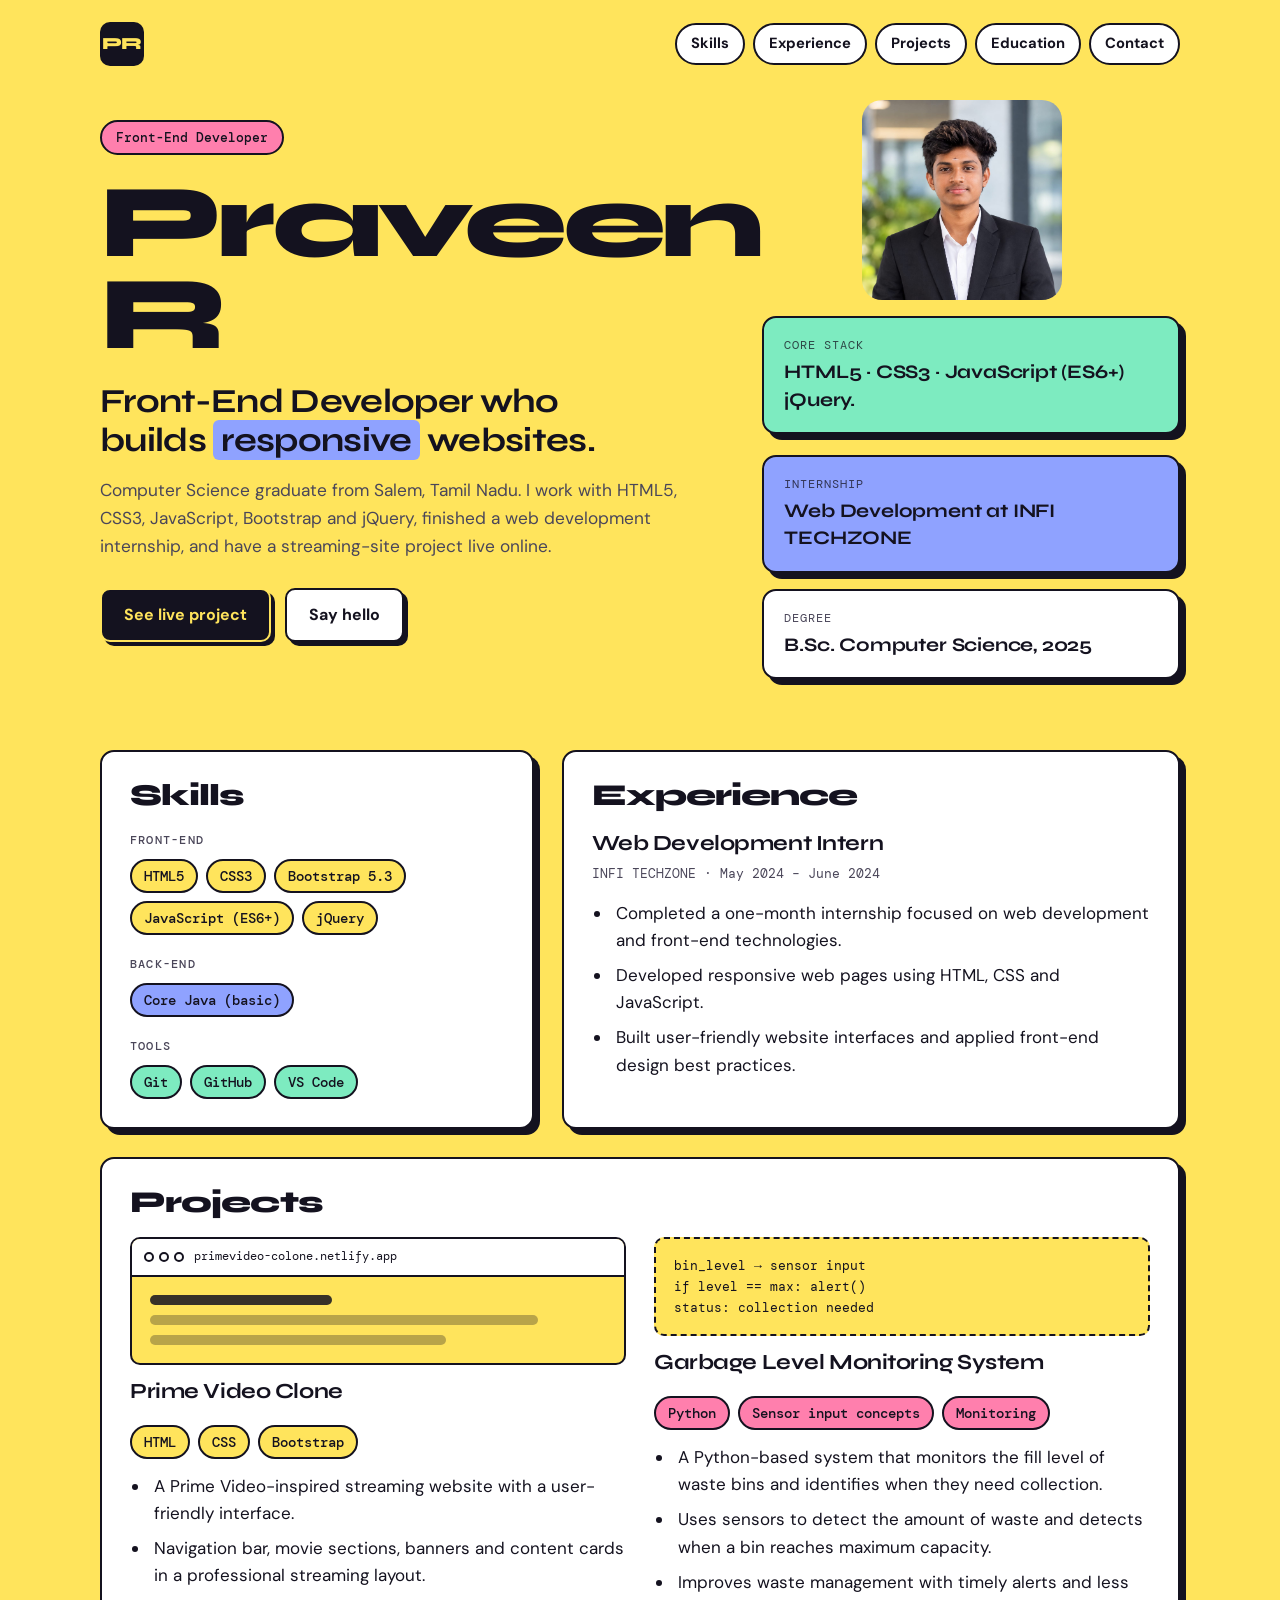
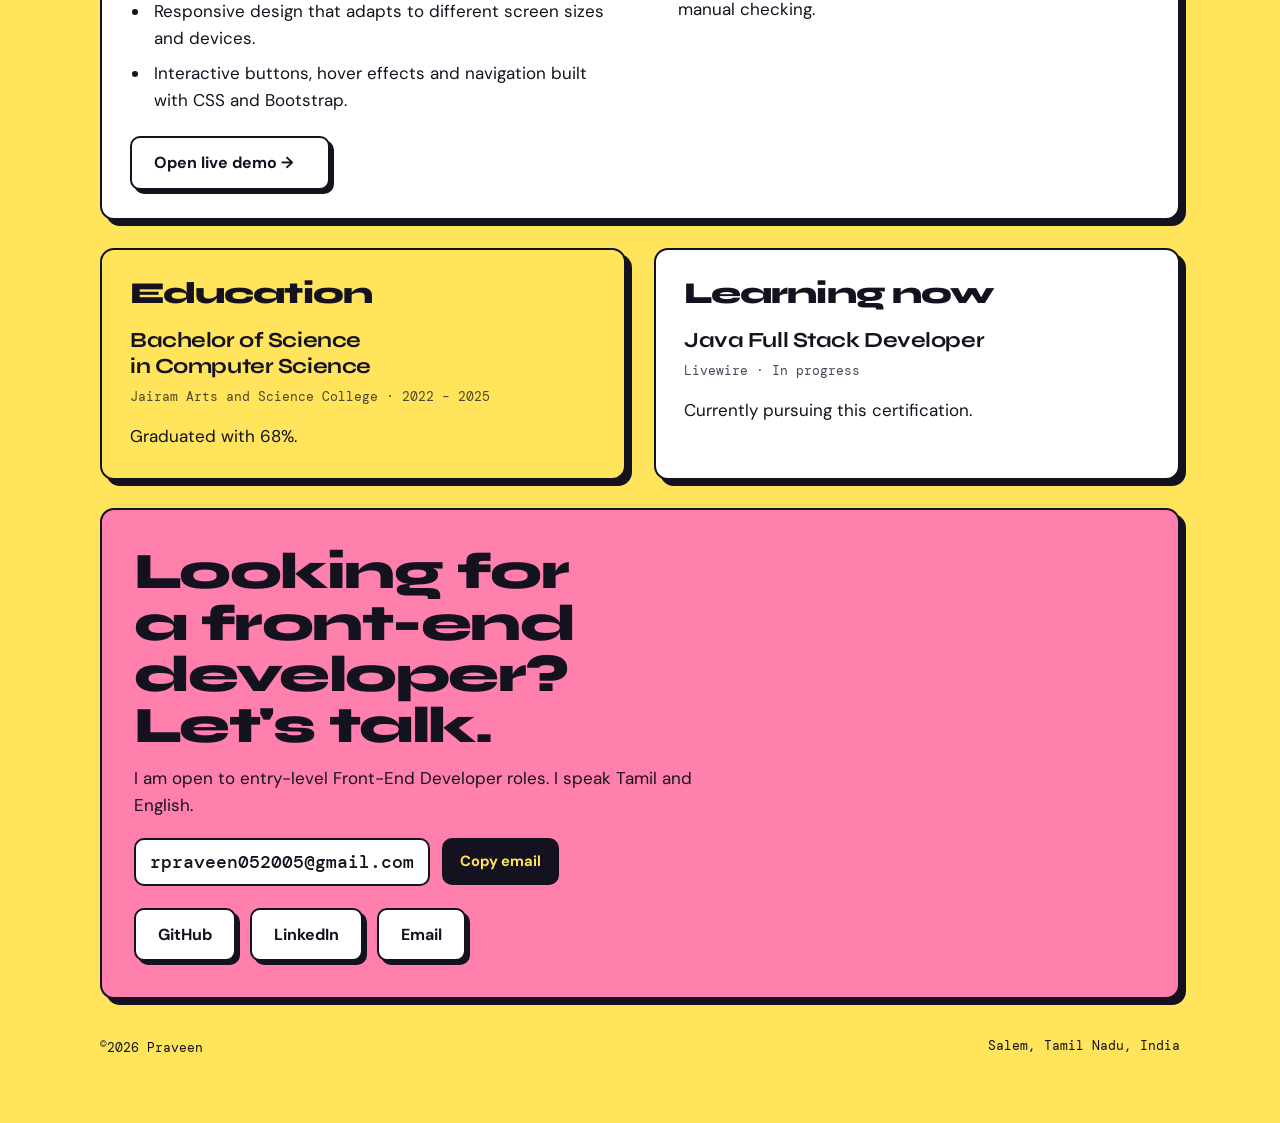
<file: index.html>
<!DOCTYPE html>
<html lang="en">
<head>
    <meta charset="UTF-8">
    <meta name="viewport" content="width=device-width, initial-scale=1.0">
<title>Praveen R Portfolio Bold</title>
<meta name="claude:viewport-fit-sides" content="cover">
<link rel="stylesheet" href="https://fonts.googleapis.com/css2?family=Syne:wght@600;700;800&family=DM+Sans:wght@400;500;700&family=DM+Mono:wght@400;500&display=swap">
</head>

<link rel="stylesheet" href="index.css">
    
<body>
<header class="top">
  <div class="wrap">
    <a class="logo" href="#top" aria-label="Praveen R, top of page">PR</a>
    <nav aria-label="Sections">
      <a href="#skills">Skills</a>
      <a href="#experience">Experience</a>
      <a href="#projects">Projects</a>
      <a href="#education">Education</a>
      <a href="#contact">Contact</a>
    </nav>
  </div>
</header>

<main class="wrap" id="top">
  <div class="hero">
    <div>
      <span class="sticker">Front-End Developer</span>
      <h1>Praveen R</h1>
      <p class="role">Front-End Developer who builds <mark>responsive</mark> websites.</p>
      <p class="lede">Computer Science graduate from Salem, Tamil Nadu. I work with HTML5, CSS3, JavaScript, Bootstrap and jQuery, finished a web development internship, and have a streaming-site project live online.</p>
      <div class="actions">
        <a class="btn fill" href="https://primevideo-colone.netlify.app/" target="_blank" rel="noopener">See live project</a>
        <a class="btn" href="#contact">Say hello</a>
      </div>
    </div>
    <div class="tiles">
        <img src="image/portfoilo-IMG.jpeg" alt="#" width="200px" height="200px">
      <div class="box tile c1"><small>Core stack</small><strong>HTML5 &middot; CSS3 &middot; JavaScript (ES6+) jQuery.</strong></div>
      <div class="box tile c2"><small>Internship</small><strong>Web Development at INFI TECHZONE</strong></div>
      <div class="box tile c3"><small>Degree</small><strong>B.Sc. Computer Science, 2025</strong></div>
    </div>
  </div>

  <div class="grid">
    <section class="box card s-skills" id="skills">
      <h2>Skills</h2>
      <div class="group"><h4>Front-End</h4><div class="chips"><span class="chip">HTML5</span><span class="chip">CSS3</span><span class="chip">Bootstrap 5.3</span><span class="chip">JavaScript (ES6+)</span><span class="chip">jQuery</span></div></div>
      <div class="group"><h4>Back-End</h4><div class="chips"><span class="chip b">Core Java (basic)</span></div></div>
      <div class="group"><h4>Tools</h4><div class="chips"><span class="chip g">Git</span><span class="chip g">GitHub</span><span class="chip g">VS Code</span></div></div>
    </section>

    <section class="box card s-exp" id="experience">
      <h2>Experience</h2>
      <h3>Web Development Intern</h3>
      <p class="meta">INFI TECHZONE &middot; May 2024 &ndash; June 2024</p>
      <ul class="points">
        <li>Completed a one-month internship focused on web development and front-end technologies.</li>
        <li>Developed responsive web pages using HTML, CSS and JavaScript.</li>
        <li>Built user-friendly website interfaces and applied front-end design best practices.</li>
      </ul>
    </section>

    <section class="box card s-proj" id="projects">
      <h2>Projects</h2>
      <div class="projects">
        <article class="project">
          <div class="browser" aria-hidden="true">
            <div class="bar"><span class="dots"><i></i><i></i><i></i></span><span class="url">primevideo-colone.netlify.app</span></div>
            <div class="body"><b></b><b></b><b></b></div>
          </div>
          <h3>Prime Video Clone</h3>
          <div class="chips"><span class="chip">HTML</span><span class="chip">CSS</span><span class="chip">Bootstrap</span></div>
          <ul class="points">
            <li>A Prime Video-inspired streaming website with a user-friendly interface.</li>
            <li>Navigation bar, movie sections, banners and content cards in a professional streaming layout.</li>
            <li>Responsive design that adapts to different screen sizes and devices.</li>
            <li>Interactive buttons, hover effects and navigation built with CSS and Bootstrap.</li>
          </ul>
          <a class="btn" style="width: 200px;" href="https://primevideo-colone.netlify.app/" target="_blank" rel="noopener">Open live demo &rarr;</a>
        </article>
        <article class="project">
          <div class="sensor" aria-hidden="true"><span>bin_level &rarr; sensor input</span><span>if level == max: alert()</span><span>status: collection needed</span></div>
          <h3>Garbage Level Monitoring System</h3>
          <div class="chips"><span class="chip p">Python</span><span class="chip p">Sensor input concepts</span><span class="chip p">Monitoring</span></div>
          <ul class="points">
            <li>A Python-based system that monitors the fill level of waste bins and identifies when they need collection.</li>
            <li>Uses sensors to detect the amount of waste and detects when a bin reaches maximum capacity.</li>
            <li>Improves waste management with timely alerts and less manual checking.</li>
          </ul>
        </article>
      </div>
    </section>

    <div class="s-edu" id="education">
      <section class="box edu-card one">
        <h2>Education</h2>
        <h3>Bachelor of Science in Computer Science</h3>
        <p class="meta">Jairam Arts and Science College &middot; 2022 &ndash; 2025</p>
        <p>Graduated with 68%.</p>
      </section>
      <section class="box edu-card two">
        <h2>Learning now</h2>
        <h3>Java Full Stack Developer</h3>
        <p class="meta">Livewire &middot; In progress</p>
        <p>Currently pursuing this certification.</p>
      </section>
    </div>
  </div>

  <section class="box contact" id="contact">
    <h2>Looking for a front-end developer? Let's talk.</h2>
    <p>I am open to entry-level Front-End Developer roles. I speak Tamil and English.</p>
    <div class="contact-line">
      <span class="mail" id="mail">rpraveen052005@gmail.com</span>
      <button class="copy" id="copy" type="button">Copy email</button>
    </div>
    <div class="actions">
      <a class="btn" href="https://github.com/rpraveen-05" target="_blank" rel="noopener">GitHub</a>
      <a class="btn" href="https://www.linkedin.com/in/rpraveen05" target="_blank" rel="noopener">LinkedIn</a>
      <a class="btn" href="mailto:rpraveen052005@gmail.com">Email</a>
    </div>
  </section>

  <footer>
    <span><sup>&copy;</sup>2026 Praveen</span>
    <span>Salem, Tamil Nadu, India</span>
  </footer>
</main>

<script>
(function () {
  var btn = document.getElementById('copy');
  var mail = document.getElementById('mail');
  btn.addEventListener('click', function () {
    var text = mail.textContent;
    // alert("copied")
    function done() { btn.textContent = 'Copied'; setTimeout(function () { btn.textContent = 'Copy email'; }, 1800); }
    function fallback() {
      var r = document.createRange(); r.selectNodeContents(mail);
      var s = window.getSelection(); s.removeAllRanges(); s.addRange(r);
      btn.textContent = 'Selected, press copy';
    }
    try { navigator.clipboard.writeText(text).then(done, fallback); } catch (e) { fallback(); }
  });
})();
</script>
</body>
</html>
</file>
<file: index.css>
:root {
    --bg: #FFE45C;
    --card: #FFFFFF;
    --ink: #14121F;
    --muted: #4A4659;
    --hot: #FF7FAD;
    --cool: #8FA2FF;
    --mint: #7DEBC0;
    --sun: #FFE45C;
    --on-fill: #14121F;
    --font-display: "Syne", "Segoe UI", system-ui, sans-serif;
    --font-body: "DM Sans", "Segoe UI", system-ui, sans-serif;
    --font-mono: "DM Mono", ui-monospace, Menlo, Consolas, monospace;
    }
    @media (prefers-color-scheme: dark) {
    :root:not([data-theme="light"]) {
        --bg: #17141F;
        --card: #221E2D; 
        --ink: #F5F2FF; 
        --muted: #B7B0CC;
        --hot: #FF7FAD; 
        --cool: #8FA2FF; 
        --mint: #7DEBC0; 
        --sun: #FFE45C; 
        --on-fill: #14121F;
        color-scheme: dark;
    }
    }
    :root[data-theme="dark"] {
    --bg: #17141F; 
    --card: #221E2D; 
    --ink: #F5F2FF; 
    --muted: #B7B0CC;
    --hot: #FF7FAD; 
    --cool: #8FA2FF; 
    --mint: #7DEBC0; 
    --sun: #FFE45C; 
    --on-fill: #14121F;
    color-scheme: dark;
    }

    * { 
        box-sizing: border-box; 
    }
    html {
        scroll-behavior: smooth;
    }
    body {
    background: var(--bg); 
    color: var(--ink);
    font-family: var(--font-body); 
    font-size: 17px; 
    line-height: 1.6;
    padding-left: max(16px, env(safe-area-inset-left, 0px));
    padding-right: max(16px, env(safe-area-inset-right, 0px));
    padding-block: 0 56px;
    }
    body::before {
    content: ""; 
    position: fixed; 
    inset: 0 0 auto; 
    height: env(safe-area-inset-top, 0px);
    z-index: 10;
    background: var(--bg);
    }
    .wrap { 
    max-width: 1080px;
    margin: 0 auto;
    }
    a { 
        color: inherit; 
        }
    a:focus-visible, button:focus-visible {
    outline: 3px solid var(--ink);
    outline-offset: 3px; 
    }

    .box {
    background: var(--card); 
    border: 2.5px solid var(--ink); 
    border-radius: 14px; 
    box-shadow: 6px 6px 0 var(--ink); 
    }

    /* header */
    .top {
    position: sticky; 
    top: env(safe-area-inset-top, 0px); 
    z-index: 5; 
    background: var(--bg);
    margin-inline: calc(-1 * max(16px, env(safe-area-inset-left, 0px)));
    padding-inline: max(16px, env(safe-area-inset-left, 0px));
    }
    .top .wrap { 
        display: flex; 
        align-items: center; 
        justify-content: space-between; 
        gap: 14px; padding-block: 14px; 
        flex-wrap: wrap;
    }
    .logo {
    display: grid; 
    place-items: center; 
    width: 44px; 
    height: 44px; 
    background: var(--ink); 
    color: var(--bg); 
    font-family: var(--font-display); 
    font-weight: 800; 
    border-radius: 10px; 
    text-decoration: none; 
    letter-spacing: -0.02em; 
    }
    nav { 
        display: flex; 
        gap: 8px; 
        flex-wrap: wrap; 
    }
    nav a { 
    font-weight: 700; 
    font-size: 0.92rem; 
    text-decoration: none; 
    padding: 7px 14px; 
    border: 2px solid var(--ink); 
    border-radius: 999px; 
    background: var(--card); 
    }
    nav a:hover {
    background: var(--ink); 
    color: var(--card); 
    }

    /* hero */
    .hero { 
    display: grid; 
    grid-template-columns: minmax(0, 1.5fr) minmax(0, 1fr); 
    gap: 36px; 
    padding-block: 40px 56px; 
    align-items: start;
    }
    .sticker { 
    display: inline-block; 
    font-family: var(--font-mono); 
    font-size: 0.82rem; 
    font-weight: 500; 
    background: var(--hot); 
    color: var(--on-fill); 
    border: 2px solid var(--ink); 
    border-radius: 999px; 
    padding: 5px 14px; 
    margin-bottom: 22px; 
    }
    h1 { 
    font-family: var(--font-display); 
    font-weight: 800; 
    font-size: clamp(3rem, 10vw, 6.5rem); 
    line-height: 0.88; 
    letter-spacing: -0.045em; 
    margin: 0 0 22px; 
    }
    .role { 
    font-family: var(--font-display); 
    font-weight: 700; 
    font-size: clamp(1.4rem, 3.4vw, 2.1rem);
    line-height: 1.15; 
    letter-spacing: -0.02em; 
    margin: 0 0 18px; 
    max-width: 18em; 
    text-wrap: balance;
    }
    .role mark {
    background: var(--cool); 
    color: var(--on-fill); 
    padding: 0 8px; 
    border-radius: 6px;
    }
    .lede { 
    max-width: 34em; 
    margin: 0 0 28px; 
    color: var(--muted); 
    font-size: 1.08rem;
    }
    .actions { 
    display: flex; 
    flex-wrap: wrap; 
    gap: 14px;
    }
    .btn { 
    display: inline-flex; 
    align-items: center; 
    gap: 8px; 
    font-weight: 700; 
    font-size: 1rem; 
    text-decoration: none; 
    padding: 12px 22px; 
    border: 2.5px solid;
    border-radius: 10px; 
    background: var(--card); 
    color: var(--ink); 
    box-shadow: 4px 4px 0 var(--ink); 
    transition: transform .12s, 
    box-shadow .12s;
    }
    .btn:hover { 
    transform: translate(2px, 2px); 
    box-shadow: 2px 2px 0 var(--ink);
    }
    .btn.fill { 
    background: var(--ink); 
    color: var(--bg); 
    }
    .btn.pink { 
    background: var(--hot); 
    color: var(--on-fill); 
    }

    img{
        border-radius: 20px;
        position: relative;
        top:-20px;
        left: 100px;
        transition: transform 0.5s ease;
    }
    img:hover{
        transform: scale(1.08);
    }
    .tiles { 
        display: grid; 
        gap: 16px; 
    }
    .tile { 
    padding: 18px 20px; 
    }
    .tile small { 
    display: block; 
    font-family: var(--font-mono); 
    font-size: 0.76rem; 
    text-transform: uppercase; 
    letter-spacing: 0.08em; 
    color: var(--muted); 
    margin-bottom: 4px;
    }
    .tile strong { 
    font-family: var(--font-display); 
    font-weight: 700; 
    font-size: 1.2rem; 
    line-height: 1.25; 
    letter-spacing: -0.01em;
    }
    .tile.c2 { 
    position: relative;
    top:-15px;
    background: var(--cool); 
    color: var(--on-fill);
    transition: transform 0.5s ease;
    }
    .tile.c1{ 
    position: relative;
    top:-20px;
    background: var(--mint); 
    color: var(--on-fill);
    transition: transform 0.5s ease;
    }
    .tile.c3 {
    position: relative;
    top:-15px;     
    background: var(--card);
    transition: transform 0.5s ease; 
    }
    .tile.c1 small, .tile.c2 small { 
    color: var(--on-fill);
    opacity: 0.75;
    }
    .tile.c1:hover{
        transform: scale(1.08);
    }
    .tile.c2:hover{
        transform: scale(1.08);
    }
    .tile.c3:hover{
        transform: scale(1.08);
    }
     
    /* sections */
    .grid { 
    display: grid; 
    grid-template-columns: repeat(12, minmax(0, 1fr)); 
    gap: 28px;
    }
    .card { 
    padding: 28px; 
    scroll-margin-top: 80px;
    }
    .s-skills { 
    grid-column: span 5;
    }
    .s-exp { 
    grid-column: span 7;
    }
    .s-proj { 
    grid-column: span 12;
    }
    .s-edu { 
    grid-column: span 12;
    display: grid;
    grid-template-columns: repeat(2, minmax(0, 1fr)); 
    gap: 28px; 
    padding: 0; 
    background: none; 
    border: 0; 
    box-shadow: none;
    }

    h2 { 
    font-family: var(--font-display); 
    font-weight: 800; 
    font-size: 1.9rem; 
    letter-spacing: -0.03em; 
    line-height: 1; 
    margin: 0 0 20px;
    }
    h3 { 
    font-family: var(--font-display); 
    font-weight: 700; 
    font-size: 1.35rem; 
    letter-spacing: -0.02em; 
    line-height: 1.2; 
    margin: 0 0 6px; 
    text-wrap: balance;
    }
    p { 
    margin: 0 0 14px;
    }
    .meta { 
    font-family: var(--font-mono); 
    font-size: 0.82rem; 
    color: var(--muted); 
    margin: 0 0 16px;
    }

    .group + .group { 
    margin-top: 20px;
    }
    .group h4 { 
    font-family: var(--font-mono);
    font-size: 0.78rem; 
    font-weight: 500; 
    text-transform: uppercase; 
    letter-spacing: 0.1em; 
    color: var(--muted); 
    margin: 0 0 8px;
    }
    .chips { 
    display: flex; 
    flex-wrap: wrap; 
    gap: 8px;
    }
    .chip { 
    font-family: var(--font-mono); 
    font-size: 0.86rem; 
    font-weight: 500; 
    padding: 4px 12px; 
    border: 2px solid var(--ink); 
    border-radius: 999px; 
    background: var(--sun); 
    color: var(--on-fill);
    }
    .chip.b { 
    background: var(--cool);
    }
    .chip.g { 
    background: var(--mint);
    }
    .chip.p { 
    background: var(--hot);
    }

    ul.points { 
    margin: 0; 
    padding-left: 1.2em;
    }
    ul.points li { 
    margin-bottom: 8px; 
    padding-left: 4px;
    }
    ul.points li::marker { 
    color: var(--ink); 
    font-weight: 700;
    }

    .projects { 
    display: grid; 
    grid-template-columns: repeat(2, minmax(0, 1fr)); 
    gap: 28px;
    }
    .project { 
    display: flex; 
    flex-direction: column; 
    gap: 14px;
    }
    .browser { 
    border: 2.5px solid var(--ink); 
    border-radius: 10px; 
    overflow: hidden; 
    background: var(--bg);
    }
    .browser .bar { 
    display: flex; 
    align-items: center; 
    gap: 10px; 
    padding: 8px 12px; 
    border-bottom: 2.5px solid var(--ink); 
    background: var(--card); 
    }
    .browser .dots { 
    display: flex; 
    gap: 5px;
    }
    .browser .dots i { 
    width: 10px; 
    height: 10px; 
    border-radius: 50%; 
    border: 2px solid var(--ink); 
    display: block;
    }
    .browser .url { 
    font-family: var(--font-mono); 
    font-size: 0.78rem; 
    min-width: 0; 
    overflow-wrap: anywhere; 
    }
    .browser .body { 
    padding: 18px; 
    display: grid; 
    gap: 10px;
    }
    .browser .body b { 
    display: block; 
    height: 10px; 
    border-radius: 5px; 
    background: var(--ink); 
    opacity: 0.85;
    }
    .browser .body b:nth-child(1) { 
    width: 40%;
    }
    .browser .body b:nth-child(2) { 
    width: 85%;
    opacity: .3;
    }
    .browser .body b:nth-child(3) { 
    width: 65%;
    opacity: .3;
    }
    .sensor { 
    border: 2.5px dashed var(--ink); 
    border-radius: 10px; 
    padding: 16px 18px; 
    font-family: var(--font-mono); 
    font-size: 0.82rem; 
    background: var(--bg);
    }
    .sensor span { 
    display: block;
    }
    .project .link { 
    font-weight: 700; 
    margin-top: auto;
    }

    .edu-card { 
    padding: 28px;
    }
    .edu-card.one { 
    background: var(--sun); 
    color: var(--on-fill);
    }
    .edu-card.one .meta { 
    color: var(--on-fill); 
    opacity: .75;
    }
    .edu-card.two { 
    background: var(--card);
    }
    .edu-card p:last-child { 
    margin-bottom: 0;
    }

    .contact { 
    margin-top: 28px; 
    background: var(--hot); 
    color: var(--on-fill); 
    padding: 36px 32px; 
    scroll-margin-top: 80px;
    }
    .contact h2 { 
    font-size: clamp(2rem, 5vw, 3.2rem); 
    max-width: 14em; 
    text-wrap: balance; 
    margin-bottom: 14px;
    }
    .contact p { 
    max-width: 36em;
    }
    .contact-line { 
    display: flex; 
    flex-wrap: wrap; 
    align-items: center; 
    gap: 12px; 
    margin: 18px 0 22px;
    }
    .mail { 
    font-family: var(--font-mono); 
    font-size: 1.1rem; 
    font-weight: 500; 
    background: var(--card); 
    color: var(--ink); 
    border: 2.5px solid var(--ink); 
    border-radius: 10px; 
    padding: 8px 14px; 
    word-break: break-all;
    }
    .copy { 
    font: inherit; 
    font-weight: 700; 
    font-size: 0.92rem; 
    cursor: pointer; 
    padding: 10px 16px; 
    border: 2.5px solid var(--ink); border-radius: 10px; 
    background: var(--ink); 
    color: var(--bg);
    }
    .contact .btn { 
    background: var(--card); 
    color: var(--ink);
    }

    footer { 
    margin-top: 36px; 
    display: flex; 
    justify-content: space-between; 
    gap: 12px; 
    flex-wrap: wrap; 
    font-family: var(--font-mono); 
    font-size: 0.82rem;
    }

    @media (max-width: 860px) {
    body {
    font-size: 16px;
        }
    .hero {
        grid-template-columns: minmax(0, 1fr); 
        gap: 28px; 
        padding-block: 24px 40px;
    }
    .tiles { 
    grid-template-columns: repeat(auto-fit, minmax(200px, 1fr));
    }
    .s-skills, .s-exp, .s-proj, .s-edu {
    grid-column: span 12;
    }
    .projects, .s-edu { 
    grid-template-columns: minmax(0, 1fr);
    }
    .card, .edu-card { 
    padding: 22px;
    }
    .contact { 
    padding: 26px 22px;
    }
    }
    @media (prefers-reduced-motion: reduce) { 
    html { 
    scroll-behavior: auto;
    } 
    .btn { 
    transition: none;
    } 
    }
</file>
